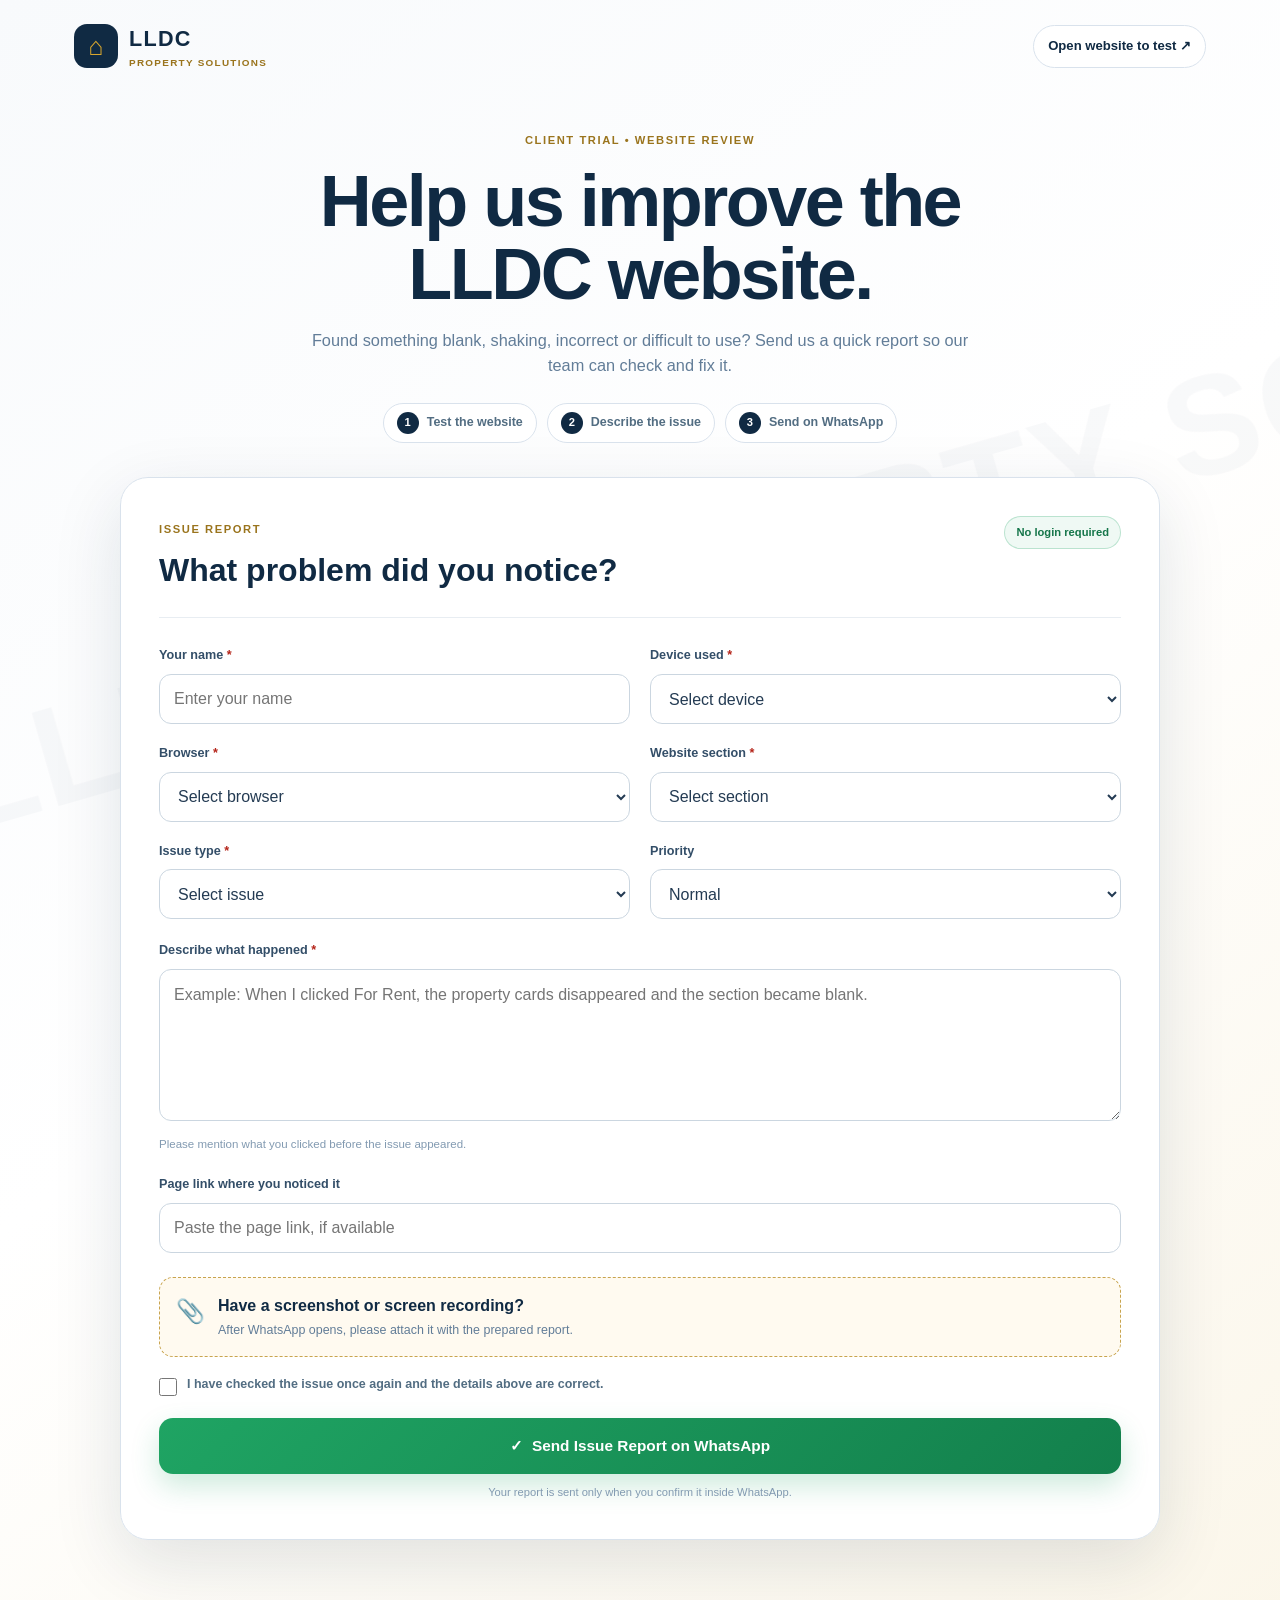
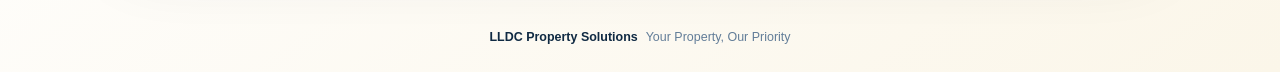
<file: feedback.html>
<!DOCTYPE html>
<html lang="en">
<head>
  <meta charset="UTF-8">
  <meta name="viewport" content="width=device-width, initial-scale=1.0">
  <meta name="referrer" content="strict-origin-when-cross-origin">
  <meta http-equiv="Content-Security-Policy" content="default-src 'self'; base-uri 'self'; object-src 'none'; script-src 'self'; style-src 'self'; img-src 'self' data:; font-src 'self' data:; connect-src 'none'; form-action 'self'; upgrade-insecure-requests">
  <meta name="description" content="Report website trial feedback and technical issues to LLDC Property Solutions.">
  <title>Website Trial Feedback | LLDC Property Solutions</title>
  <link rel="stylesheet" href="assets/feedback.css?v=20260830-1">
</head>
<body>
  <header class="feedback-header">
    <a class="brand" href="index.html" aria-label="Return to LLDC Property Solutions website">
      <span class="brand-mark" aria-hidden="true">⌂</span>
      <span><strong>LLDC</strong><small>PROPERTY SOLUTIONS</small></span>
    </a>
    <a class="back-link" href="index.html" target="_blank" rel="noopener noreferrer">Open website to test ↗</a>
  </header>

  <main>
    <section class="feedback-intro" aria-labelledby="feedbackTitle">
      <span class="eyebrow">CLIENT TRIAL • WEBSITE REVIEW</span>
      <h1 id="feedbackTitle">Help us improve the LLDC website.</h1>
      <p>Found something blank, shaking, incorrect or difficult to use? Send us a quick report so our team can check and fix it.</p>
      <div class="steps" aria-label="How to report an issue">
        <span><b>1</b> Test the website</span>
        <span><b>2</b> Describe the issue</span>
        <span><b>3</b> Send on WhatsApp</span>
      </div>
    </section>

    <section class="feedback-card" aria-labelledby="formTitle">
      <div class="card-heading">
        <div>
          <span class="card-kicker">ISSUE REPORT</span>
          <h2 id="formTitle">What problem did you notice?</h2>
        </div>
        <span class="secure-note">No login required</span>
      </div>

      <form id="websiteFeedbackForm">
        <div class="field-grid two-columns">
          <label>
            <span>Your name <em>*</em></span>
            <input type="text" name="testerName" maxlength="80" autocomplete="name" placeholder="Enter your name" required>
          </label>
          <label>
            <span>Device used <em>*</em></span>
            <select name="device" required>
              <option value="" selected disabled>Select device</option>
              <option>Desktop / Laptop</option>
              <option>Android phone</option>
              <option>iPhone / iPad</option>
              <option>Other device</option>
            </select>
          </label>
          <label>
            <span>Browser <em>*</em></span>
            <select name="browser" required>
              <option value="" selected disabled>Select browser</option>
              <option>Google Chrome</option>
              <option>Microsoft Edge</option>
              <option>Safari</option>
              <option>Firefox</option>
              <option>Other / Not sure</option>
            </select>
          </label>
          <label>
            <span>Website section <em>*</em></span>
            <select name="section" required>
              <option value="" selected disabled>Select section</option>
              <option>Home</option>
              <option>About</option>
              <option>Services</option>
              <option>Properties</option>
              <option>Requirements form</option>
              <option>News / Updates</option>
              <option>Property Visuals</option>
              <option>Contact</option>
              <option>LLDC AI Assistant</option>
              <option>Whole website</option>
              <option>Other / Not sure</option>
            </select>
          </label>
          <label>
            <span>Issue type <em>*</em></span>
            <select name="issueType" required>
              <option value="" selected disabled>Select issue</option>
              <option>Blank or missing content</option>
              <option>Button or link not working</option>
              <option>Website shaking / moving</option>
              <option>Layout or text problem</option>
              <option>Wrong property information</option>
              <option>Image or video problem</option>
              <option>Slow loading</option>
              <option>Form or WhatsApp problem</option>
              <option>Other issue</option>
            </select>
          </label>
          <label>
            <span>Priority</span>
            <select name="priority">
              <option>Normal</option>
              <option>High — important feature affected</option>
              <option>Critical — website cannot be used</option>
            </select>
          </label>
        </div>

        <label class="full-field">
          <span>Describe what happened <em>*</em></span>
          <textarea name="details" maxlength="700" rows="5" placeholder="Example: When I clicked For Rent, the property cards disappeared and the section became blank." required></textarea>
          <small>Please mention what you clicked before the issue appeared.</small>
        </label>

        <label class="full-field">
          <span>Page link where you noticed it</span>
          <input type="url" name="pageUrl" maxlength="300" inputmode="url" placeholder="Paste the page link, if available">
        </label>

        <div class="attachment-reminder">
          <span aria-hidden="true">📎</span>
          <div><strong>Have a screenshot or screen recording?</strong><p>After WhatsApp opens, please attach it with the prepared report.</p></div>
        </div>

        <label class="consent-row">
          <input type="checkbox" name="confirmed" required>
          <span>I have checked the issue once again and the details above are correct.</span>
        </label>

        <button class="send-button" type="submit"><span aria-hidden="true">✓</span> Send Issue Report on WhatsApp</button>
        <p class="form-note">Your report is sent only when you confirm it inside WhatsApp.</p>
      </form>
    </section>
  </main>

  <footer>
    <strong>LLDC Property Solutions</strong>
    <span>Your Property, Our Priority</span>
  </footer>

  <script src="assets/feedback.js?v=20260830-1" defer></script>
</body>
</html>
</file>
<file: assets/feedback.css>
:root{--navy:#102a43;--gold:#d8a62e;--ink:#243b53;--muted:#627d98;--line:#d9e2ec;--soft:#f5f8fa;--white:#fff;--green:#1fa463}
*{box-sizing:border-box}
html{scroll-behavior:smooth}
body{margin:0;color:var(--ink);background:linear-gradient(145deg,#f8fafc 0%,#fff 48%,#fbf6e9 100%);font-family:Arial,Helvetica,sans-serif;line-height:1.55}
body::before{content:"LLDC PROPERTY SOLUTIONS";position:fixed;left:-7vw;top:43vh;z-index:-1;color:rgba(16,42,67,.028);font-size:clamp(4rem,11vw,10rem);font-weight:900;letter-spacing:.02em;transform:rotate(-16deg);white-space:nowrap;pointer-events:none}
.feedback-header{display:flex;align-items:center;justify-content:space-between;gap:18px;max-width:1180px;margin:auto;padding:22px 24px}
.brand{display:flex;align-items:center;gap:11px;color:var(--navy);text-decoration:none}
.brand-mark{display:grid;place-items:center;width:44px;height:44px;border-radius:13px;background:var(--navy);color:var(--gold);font-size:1.6rem;font-weight:900}
.brand strong,.brand small{display:block}.brand strong{font-size:1.35rem;letter-spacing:.06em}.brand small{color:#9a741d;font-size:.62rem;font-weight:900;letter-spacing:.13em}
.back-link{padding:10px 14px;border:1px solid var(--line);border-radius:999px;color:var(--navy);background:rgba(255,255,255,.8);font-size:.82rem;font-weight:800;text-decoration:none}
main{width:min(1040px,calc(100% - 32px));margin:34px auto 64px}
.feedback-intro{max-width:760px;margin:0 auto 34px;text-align:center}
.eyebrow,.card-kicker{color:#9a741d;font-size:.7rem;font-weight:900;letter-spacing:.14em}
.feedback-intro h1{max-width:720px;margin:13px auto 16px;color:var(--navy);font-size:clamp(2.1rem,6vw,4.5rem);line-height:1.02;letter-spacing:-.035em}
.feedback-intro>p{max-width:680px;margin:0 auto;color:var(--muted);font-size:1.02rem}
.steps{display:flex;justify-content:center;flex-wrap:wrap;gap:10px;margin-top:25px}
.steps span{display:inline-flex;align-items:center;gap:8px;padding:8px 13px;border:1px solid var(--line);border-radius:999px;background:rgba(255,255,255,.82);color:#526d82;font-size:.78rem;font-weight:800}
.steps b{display:grid;place-items:center;width:22px;height:22px;border-radius:50%;background:var(--navy);color:#fff;font-size:.7rem}
.feedback-card{padding:38px;border:1px solid var(--line);border-radius:28px;background:rgba(255,255,255,.96);box-shadow:0 22px 70px rgba(16,42,67,.12)}
.card-heading{display:flex;align-items:flex-start;justify-content:space-between;gap:18px;margin-bottom:28px;padding-bottom:22px;border-bottom:1px solid #e8edf2}
.card-heading h2{margin:5px 0 0;color:var(--navy);font-size:clamp(1.45rem,3vw,2rem)}
.secure-note{flex:none;padding:7px 11px;border:1px solid rgba(31,164,99,.25);border-radius:999px;background:rgba(31,164,99,.07);color:#15764a;font-size:.7rem;font-weight:900}
.field-grid{display:grid;gap:20px}.two-columns{grid-template-columns:repeat(2,minmax(0,1fr))}
label>span{display:block;margin-bottom:8px;color:#334e68;font-size:.79rem;font-weight:850}label em{color:#b42318;font-style:normal}
input,select,textarea{width:100%;border:1px solid #cbd6e0;border-radius:12px;background:#fff;color:var(--ink);font:inherit;outline:none;transition:border-color .2s ease,box-shadow .2s ease}
input,select{min-height:50px;padding:0 14px}textarea{padding:13px 14px;resize:vertical}
input:focus,select:focus,textarea:focus{border-color:#b98a20;box-shadow:0 0 0 4px rgba(216,166,46,.13)}
.full-field{display:block;margin-top:22px}.full-field small{display:block;margin-top:7px;color:#829ab1;font-size:.72rem}
.attachment-reminder{display:flex;align-items:flex-start;gap:13px;margin:24px 0 18px;padding:16px;border:1px dashed #c8a44e;border-radius:14px;background:#fffaf0}
.attachment-reminder>span{font-size:1.45rem}.attachment-reminder strong{color:var(--navy)}.attachment-reminder p{margin:2px 0 0;color:var(--muted);font-size:.78rem}
.consent-row{display:flex;align-items:flex-start;gap:10px;margin:18px 0 22px}.consent-row input{width:18px;height:18px;min-height:0;margin:3px 0 0;accent-color:var(--navy)}.consent-row span{margin:0;color:#526d82;font-size:.78rem;font-weight:700}
.send-button{display:flex;align-items:center;justify-content:center;gap:9px;width:100%;min-height:56px;border:0;border-radius:14px;background:linear-gradient(135deg,#1fa463,#13804c);color:#fff;font-size:.96rem;font-weight:900;cursor:pointer;box-shadow:0 12px 28px rgba(31,164,99,.22);transition:transform .2s ease,box-shadow .2s ease}
.send-button:hover{transform:translateY(-2px);box-shadow:0 16px 32px rgba(31,164,99,.28)}
.send-button:focus-visible{outline:3px solid rgba(16,42,67,.35);outline-offset:3px}
.form-note{margin:10px 0 0;color:#829ab1;font-size:.7rem;text-align:center}
footer{display:flex;justify-content:center;gap:8px;flex-wrap:wrap;padding:24px;color:#627d98;font-size:.78rem;text-align:center}footer strong{color:var(--navy)}
@media(max-width:680px){.feedback-header{padding:16px}.brand-mark{width:40px;height:40px}.brand strong{font-size:1.05rem}.back-link{padding:9px 11px;font-size:.72rem}main{margin-top:22px}.feedback-card{padding:24px 18px;border-radius:21px}.two-columns{grid-template-columns:1fr}.card-heading{display:block}.secure-note{display:inline-block;margin-top:12px}.steps{display:grid;grid-template-columns:1fr}.steps span{justify-content:flex-start}.feedback-intro{text-align:left}.feedback-intro h1,.feedback-intro>p{margin-left:0}.feedback-intro h1{font-size:2.55rem}}
@media(prefers-reduced-motion:reduce){*{scroll-behavior:auto!important;transition:none!important}}
</file>
